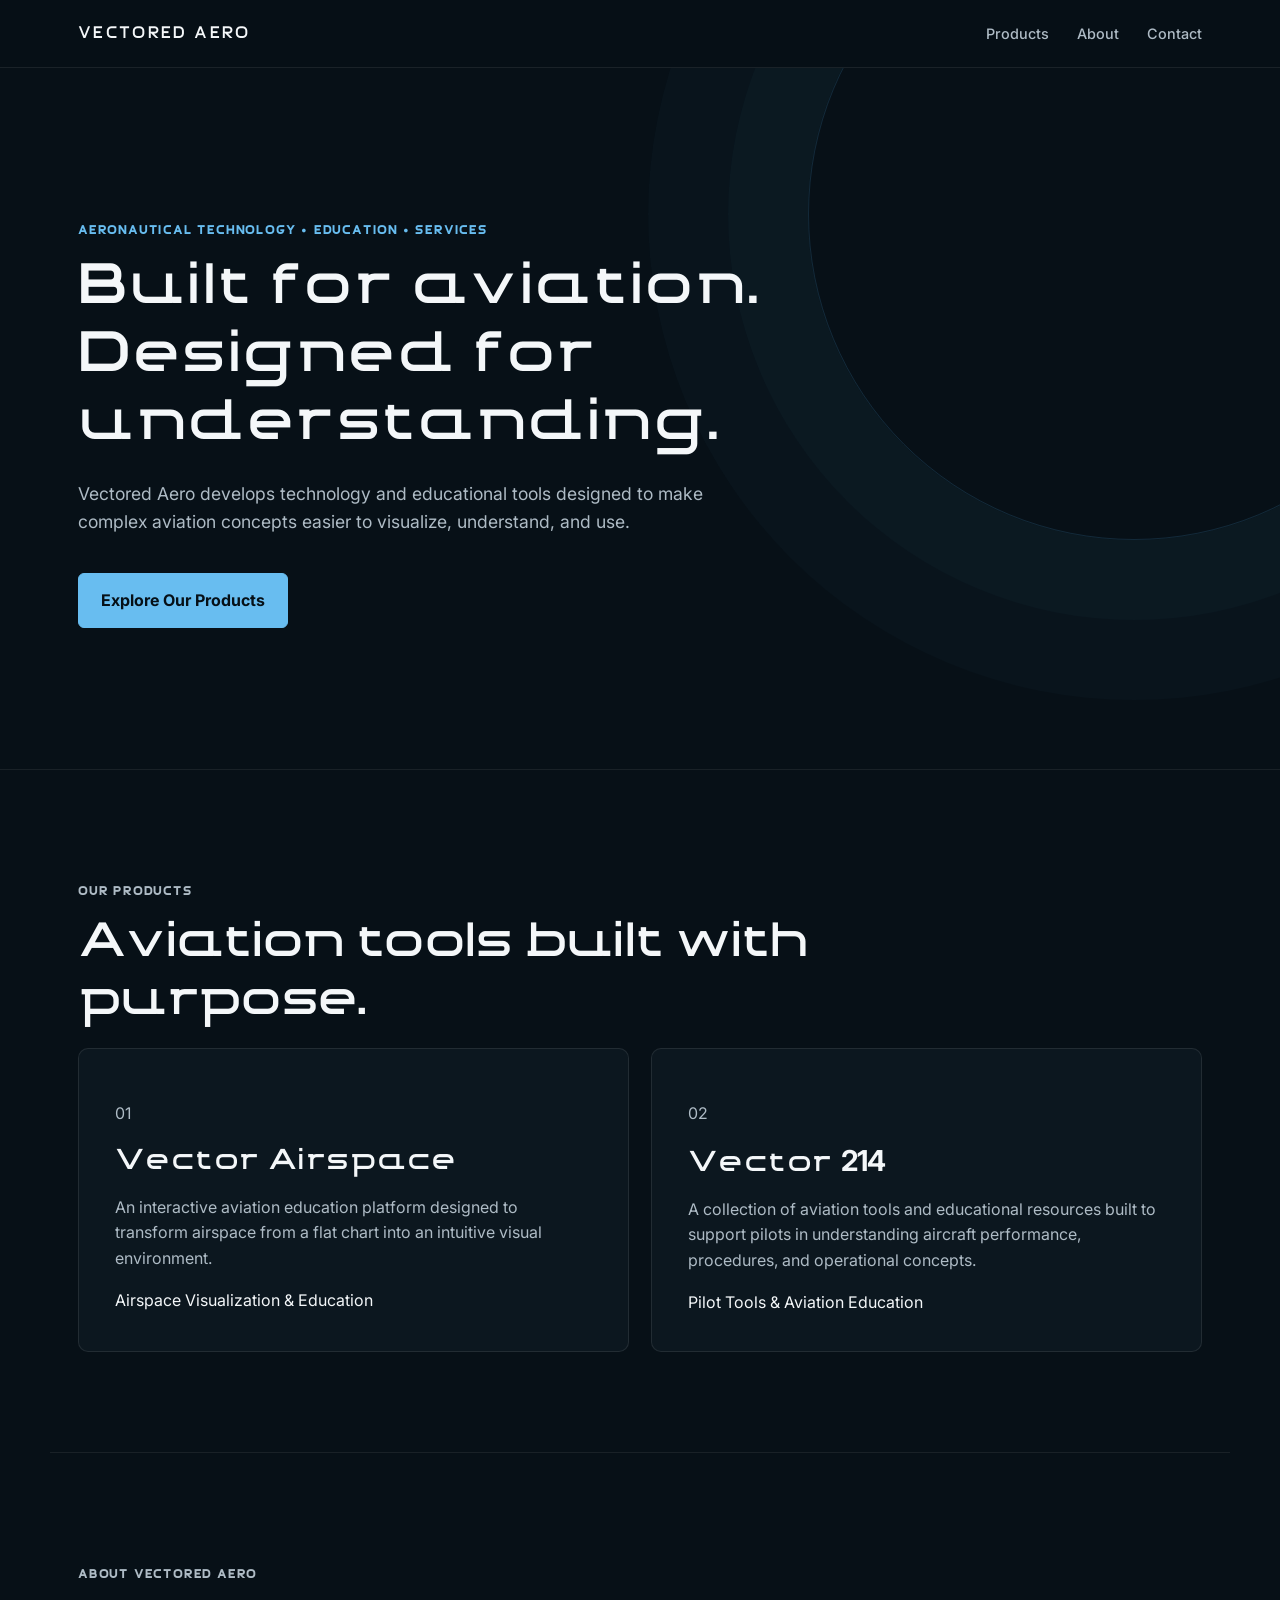
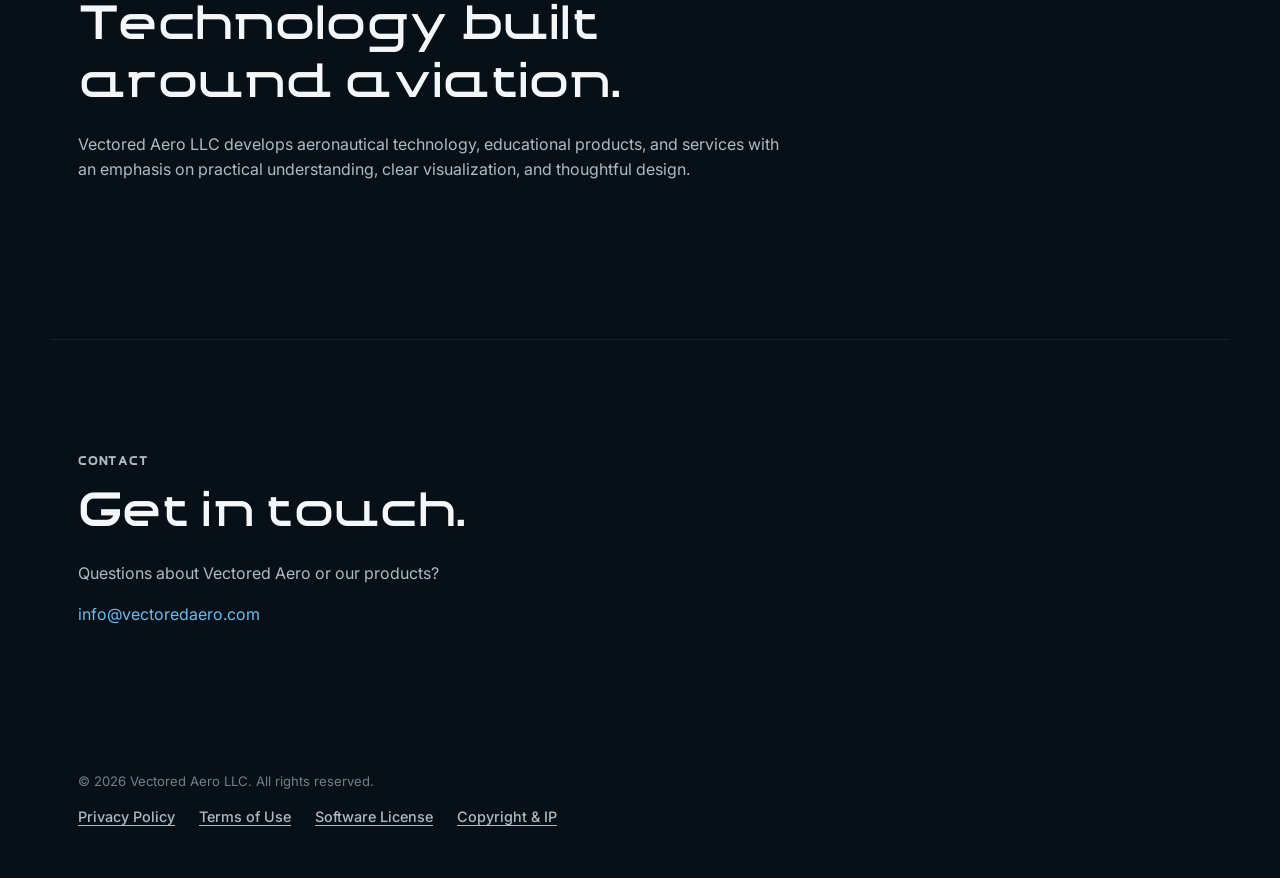
<file: index.html>
<!DOCTYPE html>
<html lang="en">
<head>
  <meta charset="UTF-8">
  <meta name="viewport" content="width=device-width, initial-scale=1.0">
  <meta name="description" content="Vectored Aero LLC — Aeronautical Technology, Education, and Services.">
  <title>Vectored Aero</title>
  <link rel="stylesheet" href="styles.css?v=20261111-2143">
</head>

<body>

  <header>
    <div class="nav">
      <a class="brand" href="/">VECTORED AERO</a>

      <nav>
        <a href="#products">Products</a>
        <a href="#about">About</a>
        <a href="#contact">Contact</a>
      </nav>
    </div>
  </header>

  <main>

    <section class="hero">
      <div class="hero-content">
        <p class="eyebrow">AERONAUTICAL TECHNOLOGY • EDUCATION • SERVICES</p>
        <h1 class="hero-title"><span>Built for aviation.</span><span>Designed for</span><span>understanding.</span></h1>
        <p class="hero-copy">
          Vectored Aero develops technology and educational tools
          designed to make complex aviation concepts easier to
          visualize, understand, and use.
        </p>

        <a class="button" href="#products">Explore Our Products</a>
      </div>
    </section>

    <section id="products" class="section">
      <p class="section-label">OUR PRODUCTS</p>
      <h2>Aviation tools built with purpose.</h2>

      <div class="product-grid">

        <article class="product-card">
          <p class="product-number">01</p>
          <h3>Vector Airspace</h3>
          <p>
            An interactive aviation education platform designed to
            transform airspace from a flat chart into an intuitive
            visual environment.
          </p>
          <span>Airspace Visualization & Education</span>
        </article>

        <article class="product-card">
          <p class="product-number">02</p>
          <h3>Vector <span class="clear-numerals">214</span></h3>
          <p>
            A collection of aviation tools and educational resources
            built to support pilots in understanding aircraft
            performance, procedures, and operational concepts.
          </p>
          <span>Pilot Tools & Aviation Education</span>
        </article>

      </div>
    </section>

    <section id="about" class="section about">
      <p class="section-label">ABOUT VECTORED AERO</p>
      <h2>Technology built around aviation.</h2>

      <p>
        Vectored Aero LLC develops aeronautical technology,
        educational products, and services with an emphasis on
        practical understanding, clear visualization, and thoughtful
        design.
      </p>
    </section>

    <section id="contact" class="section contact">
      <p class="section-label">CONTACT</p>
      <h2>Get in touch.</h2>

      <p>
        Questions about Vectored Aero or our products?
      </p>

      <a href="mailto:info@vectoredaero.com">
        info@vectoredaero.com
      </a>
    </section>

  </main>

  <footer>
    <p>© 2026 Vectored Aero LLC. All rights reserved.</p>
    <nav class="footer-links" aria-label="Legal links"><a href="/privacy/">Privacy Policy</a><a href="/terms/">Terms of Use</a><a href="/license/">Software License</a><a href="/copyright/">Copyright &amp; IP</a></nav>
  </footer>

</body>
</html>
</file>
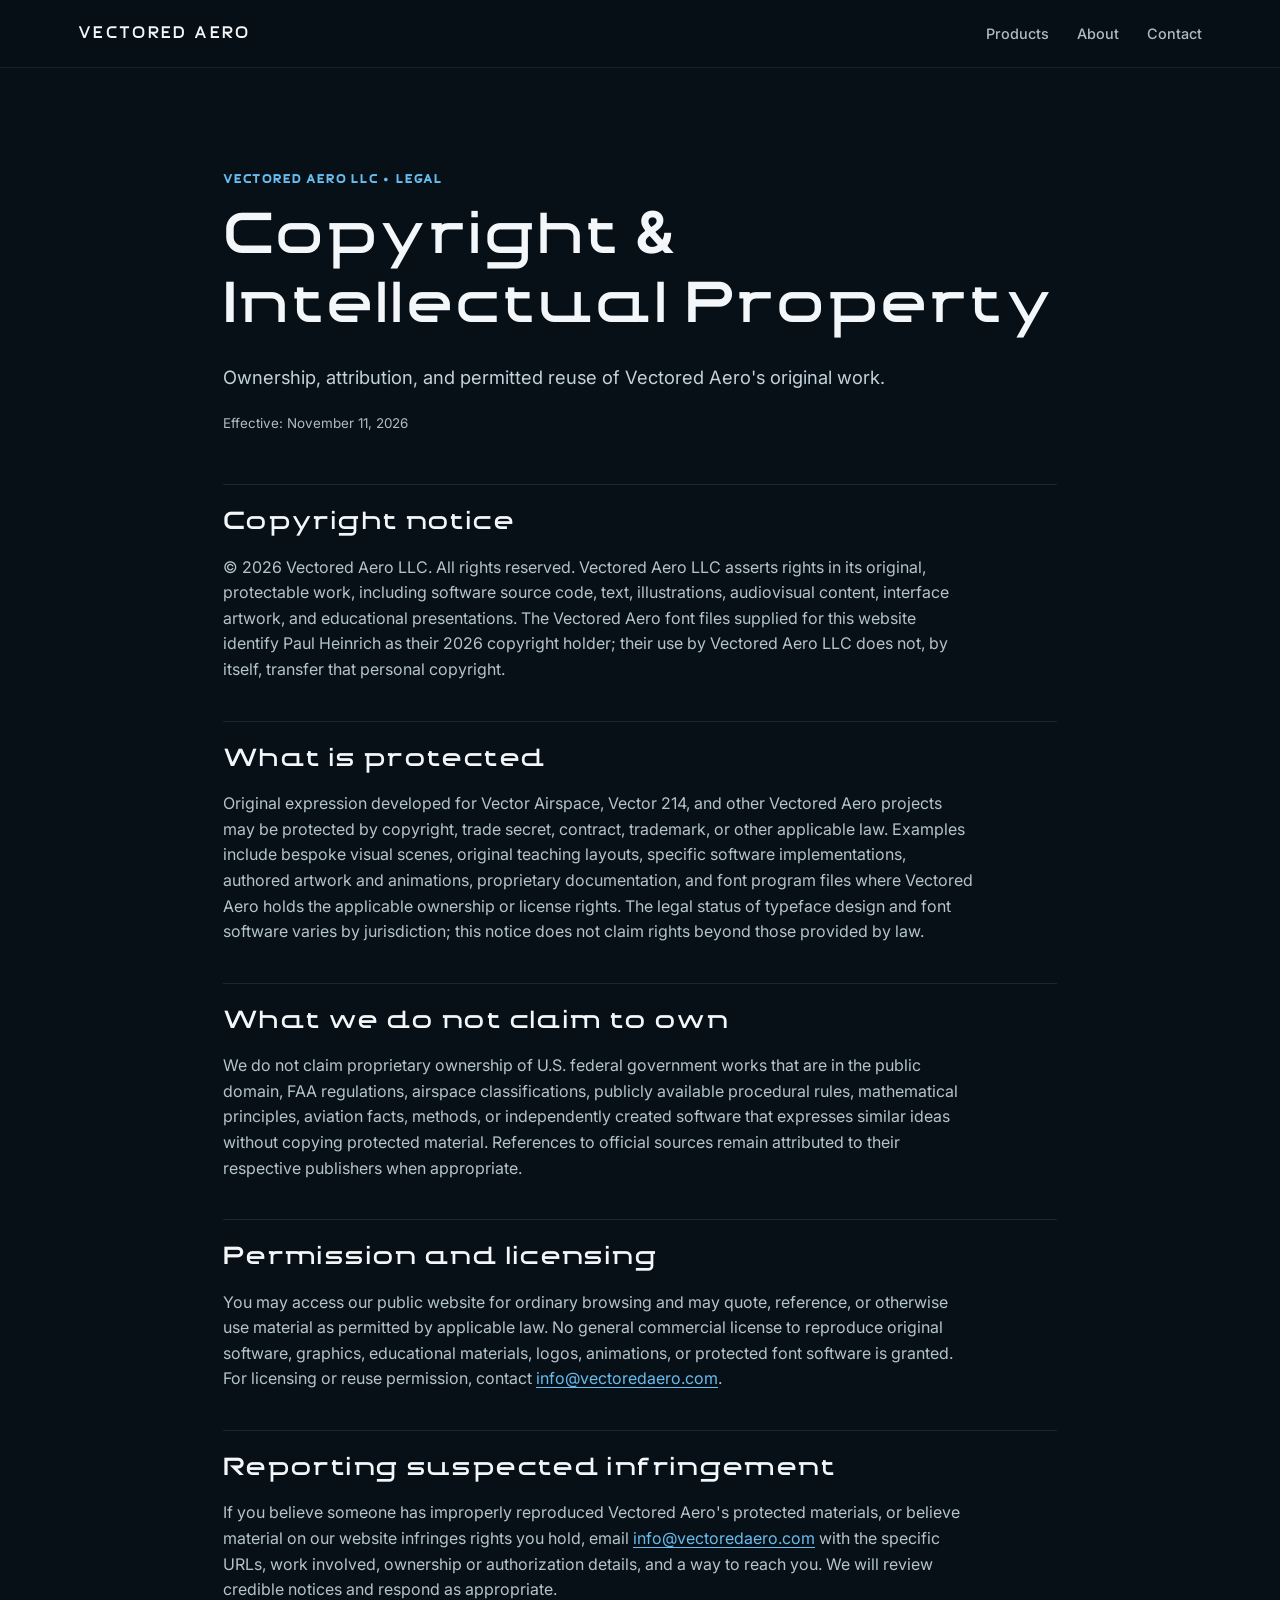
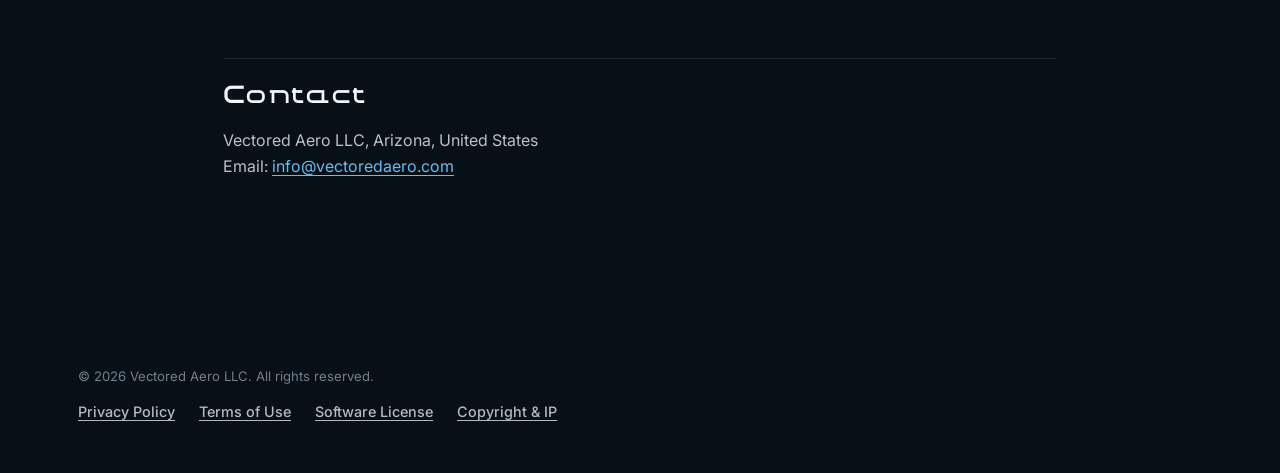
<file: copyright/index.html>
<!DOCTYPE html>
<html lang="en">
<head>
  <meta charset="UTF-8">
  <meta name="viewport" content="width=device-width, initial-scale=1">
  <meta name="description" content="Copyright & Intellectual Property for Vectored Aero LLC.">
  <title>Copyright & Intellectual Property | Vectored Aero</title>
  <link rel="stylesheet" href="../styles.css?v=20261111-2143">
</head>
<body>
  <header><div class="nav"><a class="brand" href="/">VECTORED AERO</a><nav aria-label="Main navigation"><a href="/#products">Products</a><a href="/#about">About</a><a href="/#contact">Contact</a></nav></div></header>
  <main class="legal-main"><article class="legal-content">
    <p class="eyebrow">VECTORED AERO LLC • LEGAL</p>
    <h1>Copyright & Intellectual Property</h1>
    <p class="legal-lead">Ownership, attribution, and permitted reuse of Vectored Aero's original work.</p>
    <p class="legal-date">Effective: November 11, 2026</p>
    <section><h2>Copyright notice</h2><p>© 2026 Vectored Aero LLC. All rights reserved. Vectored Aero LLC asserts rights in its original, protectable work, including software source code, text, illustrations, audiovisual content, interface artwork, and educational presentations. The Vectored Aero font files supplied for this website identify Paul Heinrich as their 2026 copyright holder; their use by Vectored Aero LLC does not, by itself, transfer that personal copyright.</p></section>
<section><h2>What is protected</h2><p>Original expression developed for Vector Airspace, Vector 214, and other Vectored Aero projects may be protected by copyright, trade secret, contract, trademark, or other applicable law. Examples include bespoke visual scenes, original teaching layouts, specific software implementations, authored artwork and animations, proprietary documentation, and font program files where Vectored Aero holds the applicable ownership or license rights. The legal status of typeface design and font software varies by jurisdiction; this notice does not claim rights beyond those provided by law.</p></section>
<section><h2>What we do not claim to own</h2><p>We do not claim proprietary ownership of U.S. federal government works that are in the public domain, FAA regulations, airspace classifications, publicly available procedural rules, mathematical principles, aviation facts, methods, or independently created software that expresses similar ideas without copying protected material. References to official sources remain attributed to their respective publishers when appropriate.</p></section>
<section><h2>Permission and licensing</h2><p>You may access our public website for ordinary browsing and may quote, reference, or otherwise use material as permitted by applicable law. No general commercial license to reproduce original software, graphics, educational materials, logos, animations, or protected font software is granted. For licensing or reuse permission, contact <a href="mailto:info@vectoredaero.com">info@vectoredaero.com</a>.</p></section>
<section><h2>Reporting suspected infringement</h2><p>If you believe someone has improperly reproduced Vectored Aero's protected materials, or believe material on our website infringes rights you hold, email <a href="mailto:info@vectoredaero.com">info@vectoredaero.com</a> with the specific URLs, work involved, ownership or authorization details, and a way to reach you. We will review credible notices and respond as appropriate.</p></section>
    <section class="legal-contact"><h2>Contact</h2><p>Vectored Aero LLC, Arizona, United States<br>Email: <a href="mailto:info@vectoredaero.com">info@vectoredaero.com</a></p></section>
  </article></main>
  <footer><p>© 2026 Vectored Aero LLC. All rights reserved.</p><nav class="footer-links" aria-label="Legal links"><a href="/privacy/">Privacy Policy</a><a href="/terms/">Terms of Use</a><a href="/license/">Software License</a><a href="/copyright/">Copyright &amp; IP</a></nav></footer>
</body>
</html>
</file>
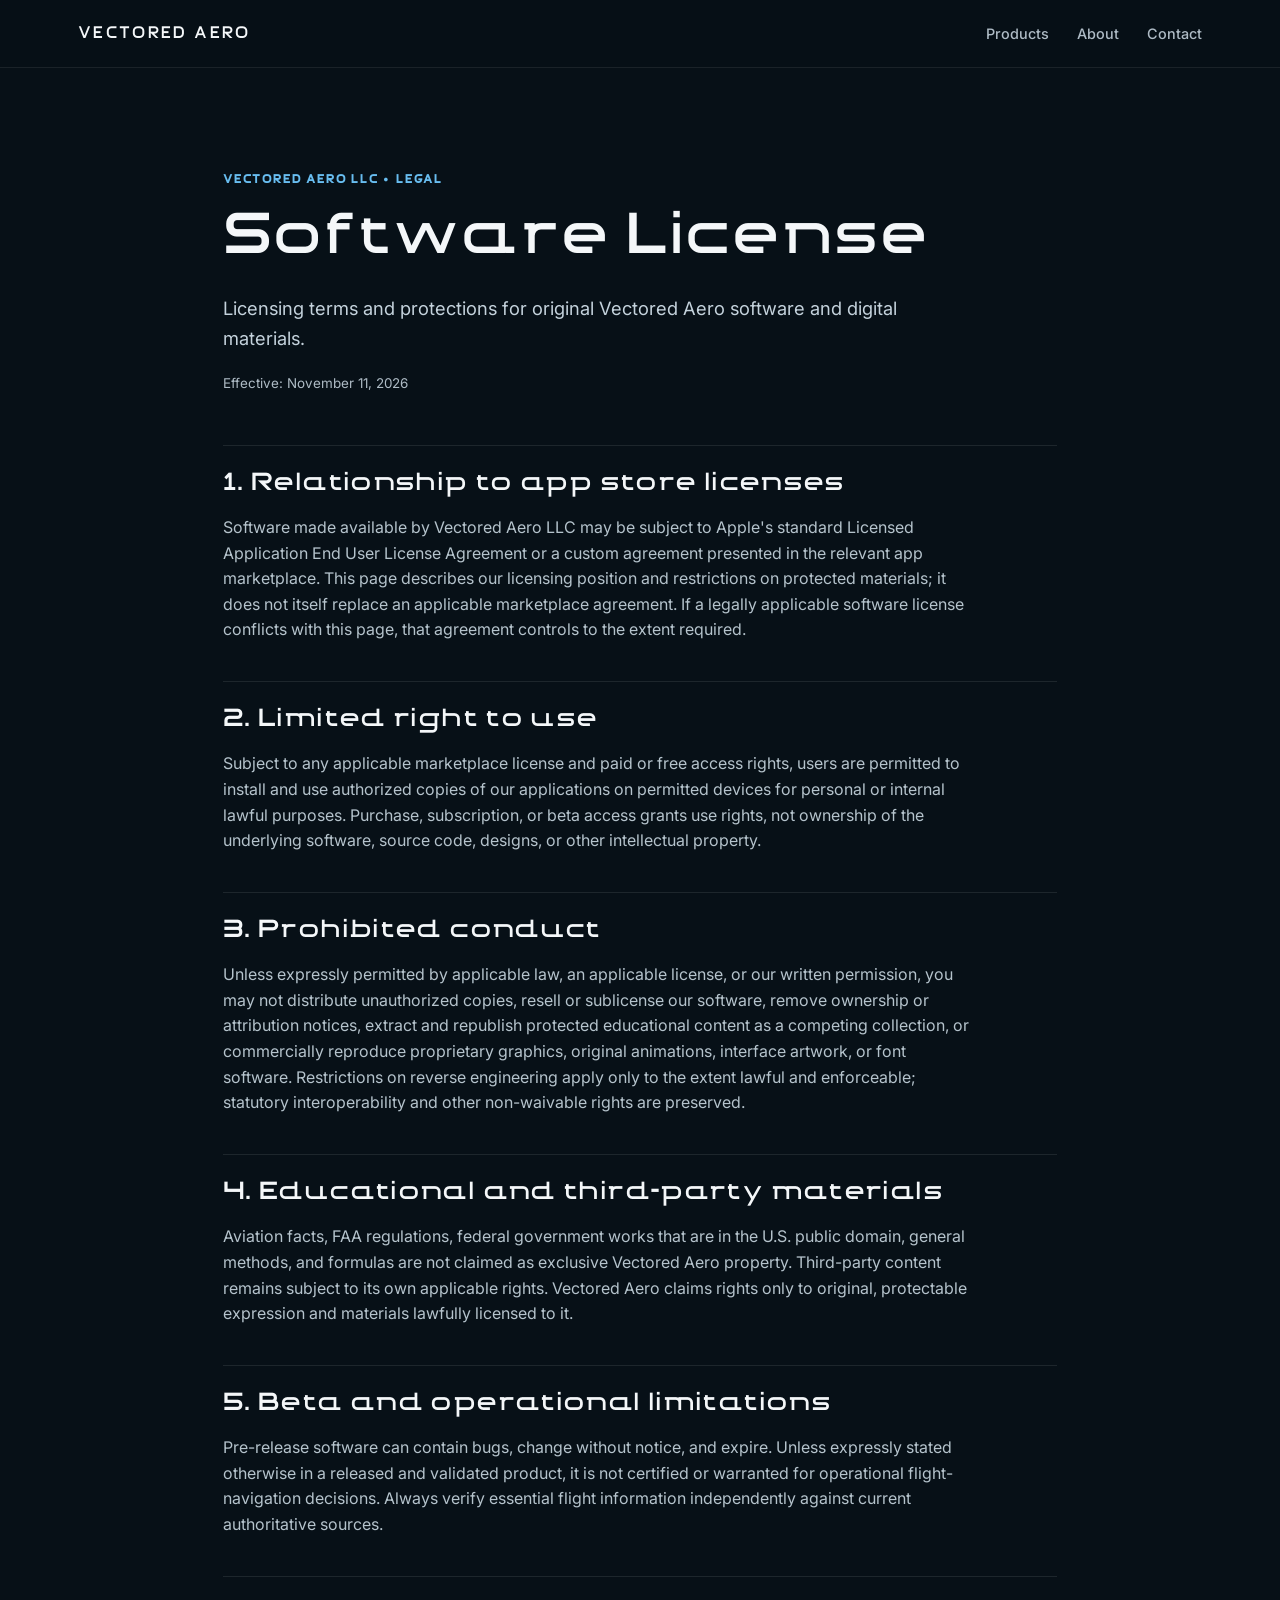
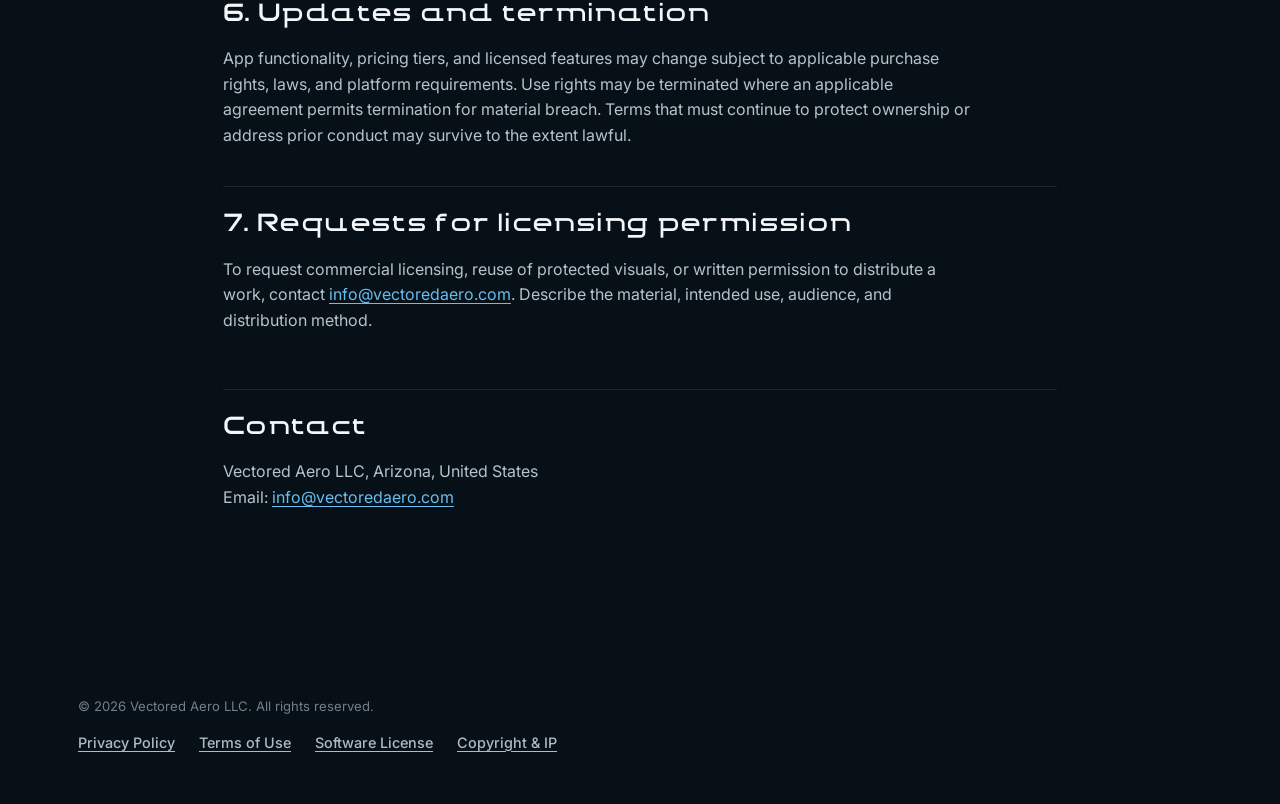
<file: license/index.html>
<!DOCTYPE html>
<html lang="en">
<head>
  <meta charset="UTF-8">
  <meta name="viewport" content="width=device-width, initial-scale=1">
  <meta name="description" content="Software License for Vectored Aero LLC.">
  <title>Software License | Vectored Aero</title>
  <link rel="stylesheet" href="../styles.css?v=20261111-2143">
</head>
<body>
  <header><div class="nav"><a class="brand" href="/">VECTORED AERO</a><nav aria-label="Main navigation"><a href="/#products">Products</a><a href="/#about">About</a><a href="/#contact">Contact</a></nav></div></header>
  <main class="legal-main"><article class="legal-content">
    <p class="eyebrow">VECTORED AERO LLC • LEGAL</p>
    <h1>Software License</h1>
    <p class="legal-lead">Licensing terms and protections for original Vectored Aero software and digital materials.</p>
    <p class="legal-date">Effective: November 11, 2026</p>
    <section><h2>1. Relationship to app store licenses</h2><p>Software made available by Vectored Aero LLC may be subject to Apple's standard Licensed Application End User License Agreement or a custom agreement presented in the relevant app marketplace. This page describes our licensing position and restrictions on protected materials; it does not itself replace an applicable marketplace agreement. If a legally applicable software license conflicts with this page, that agreement controls to the extent required.</p></section>
<section><h2>2. Limited right to use</h2><p>Subject to any applicable marketplace license and paid or free access rights, users are permitted to install and use authorized copies of our applications on permitted devices for personal or internal lawful purposes. Purchase, subscription, or beta access grants use rights, not ownership of the underlying software, source code, designs, or other intellectual property.</p></section>
<section><h2>3. Prohibited conduct</h2><p>Unless expressly permitted by applicable law, an applicable license, or our written permission, you may not distribute unauthorized copies, resell or sublicense our software, remove ownership or attribution notices, extract and republish protected educational content as a competing collection, or commercially reproduce proprietary graphics, original animations, interface artwork, or font software. Restrictions on reverse engineering apply only to the extent lawful and enforceable; statutory interoperability and other non-waivable rights are preserved.</p></section>
<section><h2>4. Educational and third-party materials</h2><p>Aviation facts, FAA regulations, federal government works that are in the U.S. public domain, general methods, and formulas are not claimed as exclusive Vectored Aero property. Third-party content remains subject to its own applicable rights. Vectored Aero claims rights only to original, protectable expression and materials lawfully licensed to it.</p></section>
<section><h2>5. Beta and operational limitations</h2><p>Pre-release software can contain bugs, change without notice, and expire. Unless expressly stated otherwise in a released and validated product, it is not certified or warranted for operational flight-navigation decisions. Always verify essential flight information independently against current authoritative sources.</p></section>
<section><h2>6. Updates and termination</h2><p>App functionality, pricing tiers, and licensed features may change subject to applicable purchase rights, laws, and platform requirements. Use rights may be terminated where an applicable agreement permits termination for material breach. Terms that must continue to protect ownership or address prior conduct may survive to the extent lawful.</p></section>
<section><h2>7. Requests for licensing permission</h2><p>To request commercial licensing, reuse of protected visuals, or written permission to distribute a work, contact <a href="mailto:info@vectoredaero.com">info@vectoredaero.com</a>. Describe the material, intended use, audience, and distribution method.</p></section>
    <section class="legal-contact"><h2>Contact</h2><p>Vectored Aero LLC, Arizona, United States<br>Email: <a href="mailto:info@vectoredaero.com">info@vectoredaero.com</a></p></section>
  </article></main>
  <footer><p>© 2026 Vectored Aero LLC. All rights reserved.</p><nav class="footer-links" aria-label="Legal links"><a href="/privacy/">Privacy Policy</a><a href="/terms/">Terms of Use</a><a href="/license/">Software License</a><a href="/copyright/">Copyright &amp; IP</a></nav></footer>
</body>
</html>
</file>
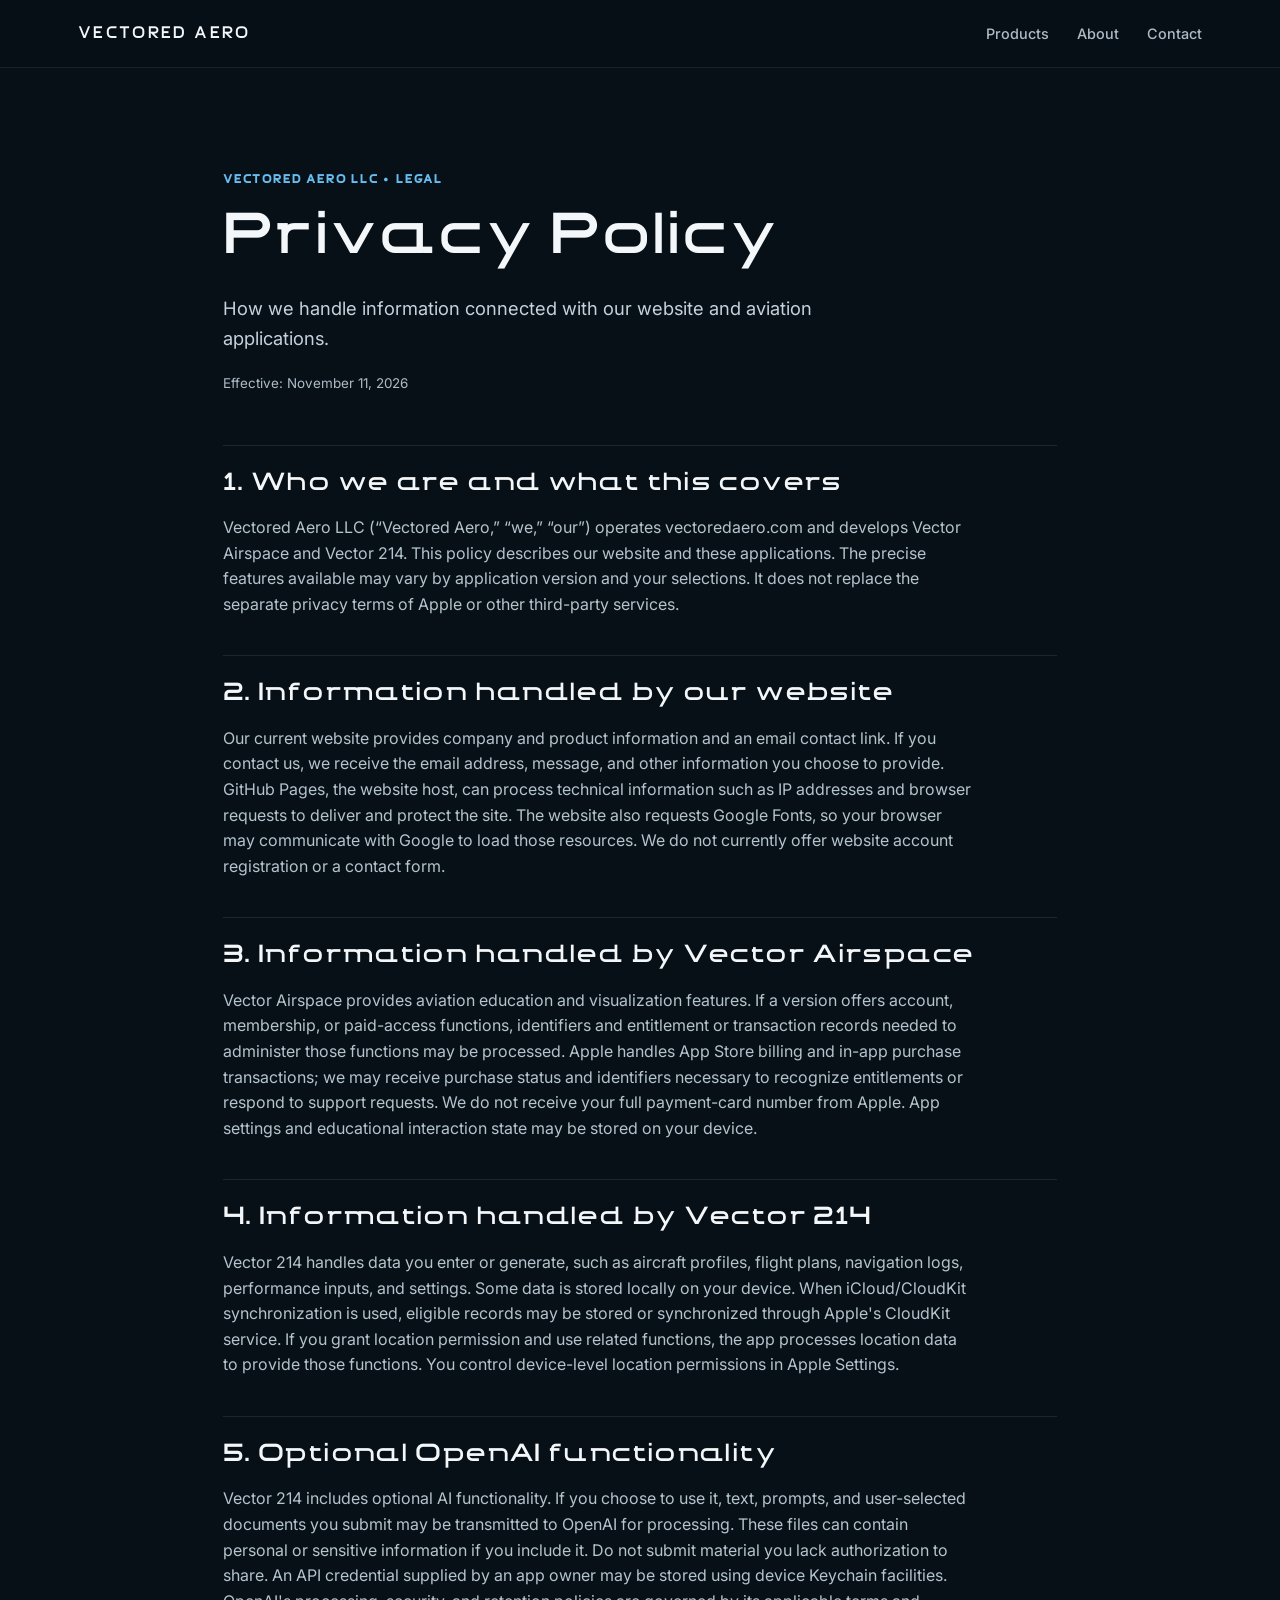
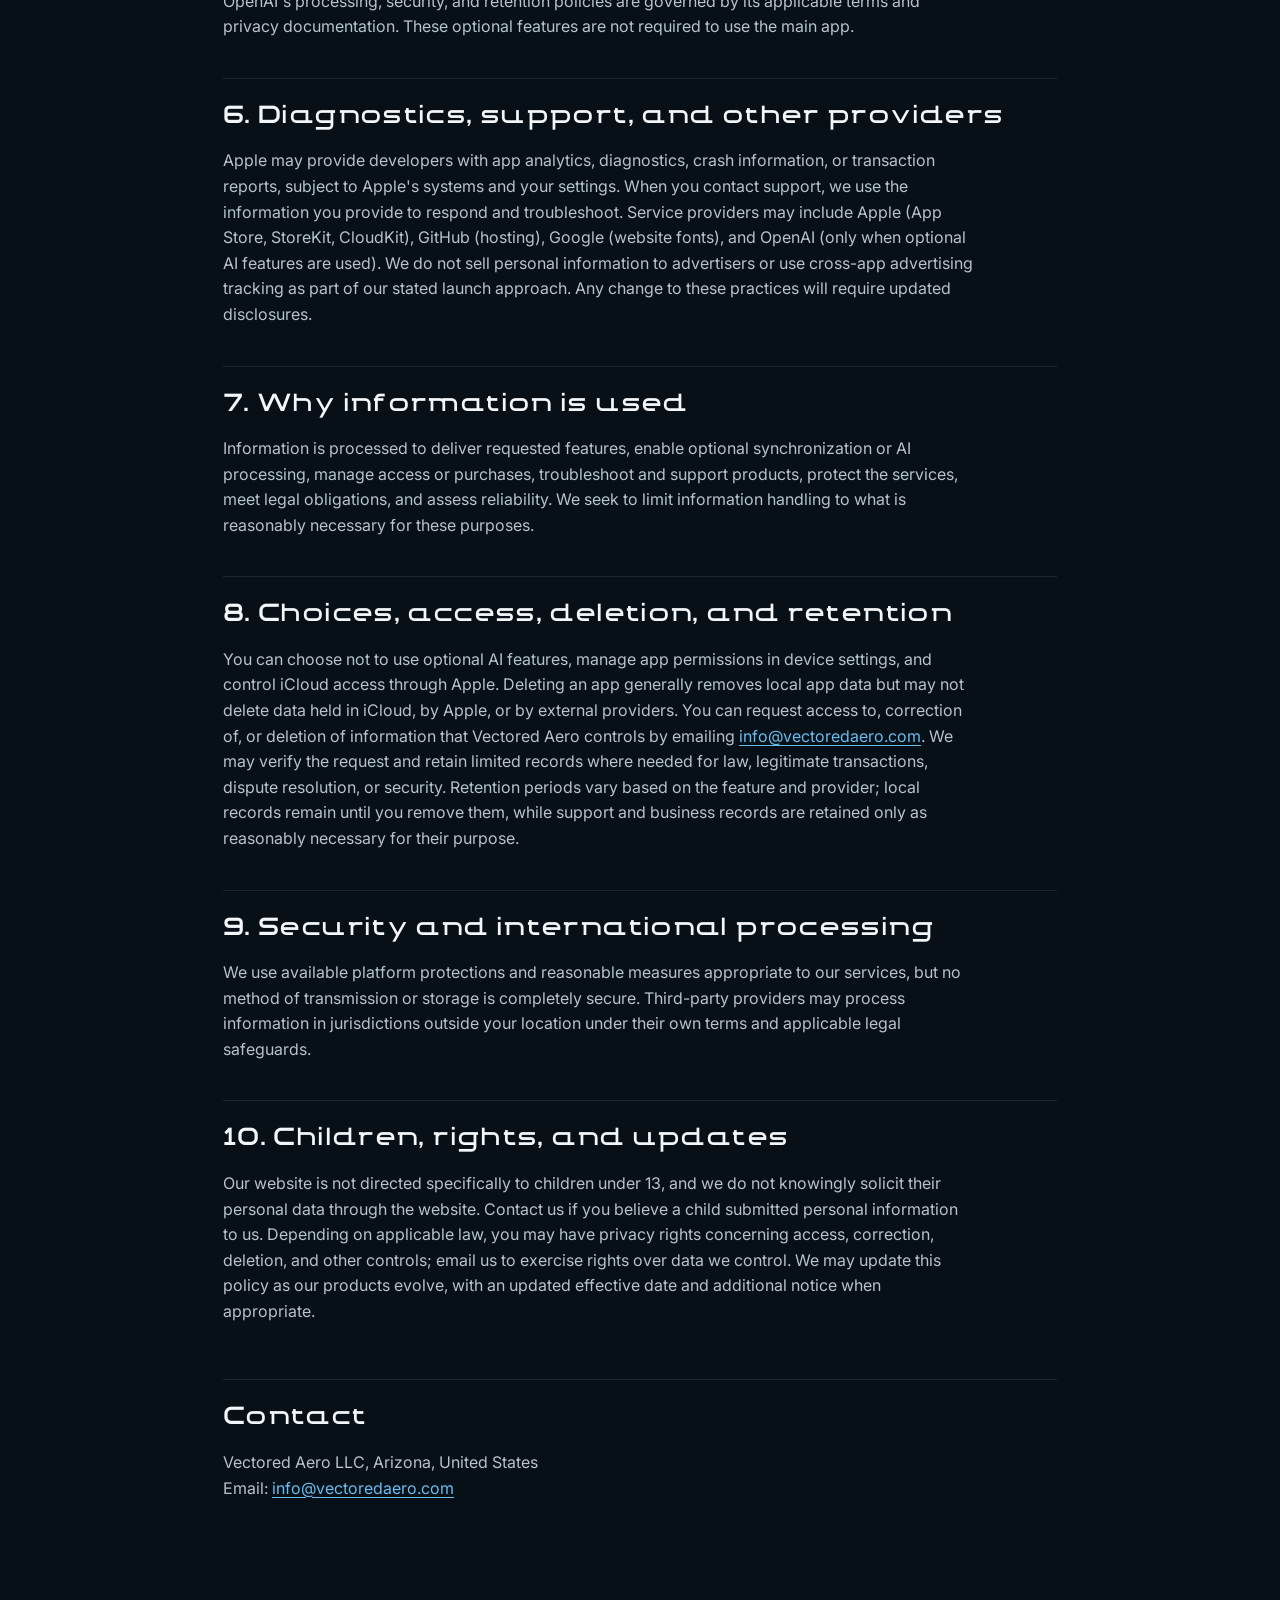
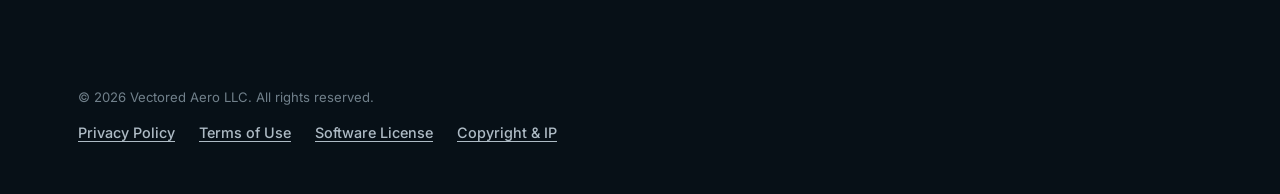
<file: privacy/index.html>
<!DOCTYPE html>
<html lang="en">
<head>
  <meta charset="UTF-8">
  <meta name="viewport" content="width=device-width, initial-scale=1">
  <meta name="description" content="Privacy Policy for Vectored Aero LLC.">
  <title>Privacy Policy | Vectored Aero</title>
  <link rel="stylesheet" href="../styles.css?v=20261111-2143">
</head>
<body>
  <header><div class="nav"><a class="brand" href="/">VECTORED AERO</a><nav aria-label="Main navigation"><a href="/#products">Products</a><a href="/#about">About</a><a href="/#contact">Contact</a></nav></div></header>
  <main class="legal-main"><article class="legal-content">
    <p class="eyebrow">VECTORED AERO LLC • LEGAL</p>
    <h1>Privacy Policy</h1>
    <p class="legal-lead">How we handle information connected with our website and aviation applications.</p>
    <p class="legal-date">Effective: November 11, 2026</p>
    <section><h2>1. Who we are and what this covers</h2><p>Vectored Aero LLC (“Vectored Aero,” “we,” “our”) operates vectoredaero.com and develops Vector Airspace and Vector 214. This policy describes our website and these applications. The precise features available may vary by application version and your selections. It does not replace the separate privacy terms of Apple or other third-party services.</p></section>
<section><h2>2. Information handled by our website</h2><p>Our current website provides company and product information and an email contact link. If you contact us, we receive the email address, message, and other information you choose to provide. GitHub Pages, the website host, can process technical information such as IP addresses and browser requests to deliver and protect the site. The website also requests Google Fonts, so your browser may communicate with Google to load those resources. We do not currently offer website account registration or a contact form.</p></section>
<section><h2>3. Information handled by Vector Airspace</h2><p>Vector Airspace provides aviation education and visualization features. If a version offers account, membership, or paid-access functions, identifiers and entitlement or transaction records needed to administer those functions may be processed. Apple handles App Store billing and in-app purchase transactions; we may receive purchase status and identifiers necessary to recognize entitlements or respond to support requests. We do not receive your full payment-card number from Apple. App settings and educational interaction state may be stored on your device.</p></section>
<section><h2>4. Information handled by Vector 214</h2><p>Vector 214 handles data you enter or generate, such as aircraft profiles, flight plans, navigation logs, performance inputs, and settings. Some data is stored locally on your device. When iCloud/CloudKit synchronization is used, eligible records may be stored or synchronized through Apple's CloudKit service. If you grant location permission and use related functions, the app processes location data to provide those functions. You control device-level location permissions in Apple Settings.</p></section>
<section><h2>5. Optional OpenAI functionality</h2><p>Vector 214 includes optional AI functionality. If you choose to use it, text, prompts, and user-selected documents you submit may be transmitted to OpenAI for processing. These files can contain personal or sensitive information if you include it. Do not submit material you lack authorization to share. An API credential supplied by an app owner may be stored using device Keychain facilities. OpenAI's processing, security, and retention policies are governed by its applicable terms and privacy documentation. These optional features are not required to use the main app.</p></section>
<section><h2>6. Diagnostics, support, and other providers</h2><p>Apple may provide developers with app analytics, diagnostics, crash information, or transaction reports, subject to Apple's systems and your settings. When you contact support, we use the information you provide to respond and troubleshoot. Service providers may include Apple (App Store, StoreKit, CloudKit), GitHub (hosting), Google (website fonts), and OpenAI (only when optional AI features are used). We do not sell personal information to advertisers or use cross-app advertising tracking as part of our stated launch approach. Any change to these practices will require updated disclosures.</p></section>
<section><h2>7. Why information is used</h2><p>Information is processed to deliver requested features, enable optional synchronization or AI processing, manage access or purchases, troubleshoot and support products, protect the services, meet legal obligations, and assess reliability. We seek to limit information handling to what is reasonably necessary for these purposes.</p></section>
<section><h2>8. Choices, access, deletion, and retention</h2><p>You can choose not to use optional AI features, manage app permissions in device settings, and control iCloud access through Apple. Deleting an app generally removes local app data but may not delete data held in iCloud, by Apple, or by external providers. You can request access to, correction of, or deletion of information that Vectored Aero controls by emailing <a href="mailto:info@vectoredaero.com">info@vectoredaero.com</a>. We may verify the request and retain limited records where needed for law, legitimate transactions, dispute resolution, or security. Retention periods vary based on the feature and provider; local records remain until you remove them, while support and business records are retained only as reasonably necessary for their purpose.</p></section>
<section><h2>9. Security and international processing</h2><p>We use available platform protections and reasonable measures appropriate to our services, but no method of transmission or storage is completely secure. Third-party providers may process information in jurisdictions outside your location under their own terms and applicable legal safeguards.</p></section>
<section><h2>10. Children, rights, and updates</h2><p>Our website is not directed specifically to children under 13, and we do not knowingly solicit their personal data through the website. Contact us if you believe a child submitted personal information to us. Depending on applicable law, you may have privacy rights concerning access, correction, deletion, and other controls; email us to exercise rights over data we control. We may update this policy as our products evolve, with an updated effective date and additional notice when appropriate.</p></section>
    <section class="legal-contact"><h2>Contact</h2><p>Vectored Aero LLC, Arizona, United States<br>Email: <a href="mailto:info@vectoredaero.com">info@vectoredaero.com</a></p></section>
  </article></main>
  <footer><p>© 2026 Vectored Aero LLC. All rights reserved.</p><nav class="footer-links" aria-label="Legal links"><a href="/privacy/">Privacy Policy</a><a href="/terms/">Terms of Use</a><a href="/license/">Software License</a><a href="/copyright/">Copyright &amp; IP</a></nav></footer>
</body>
</html>
</file>
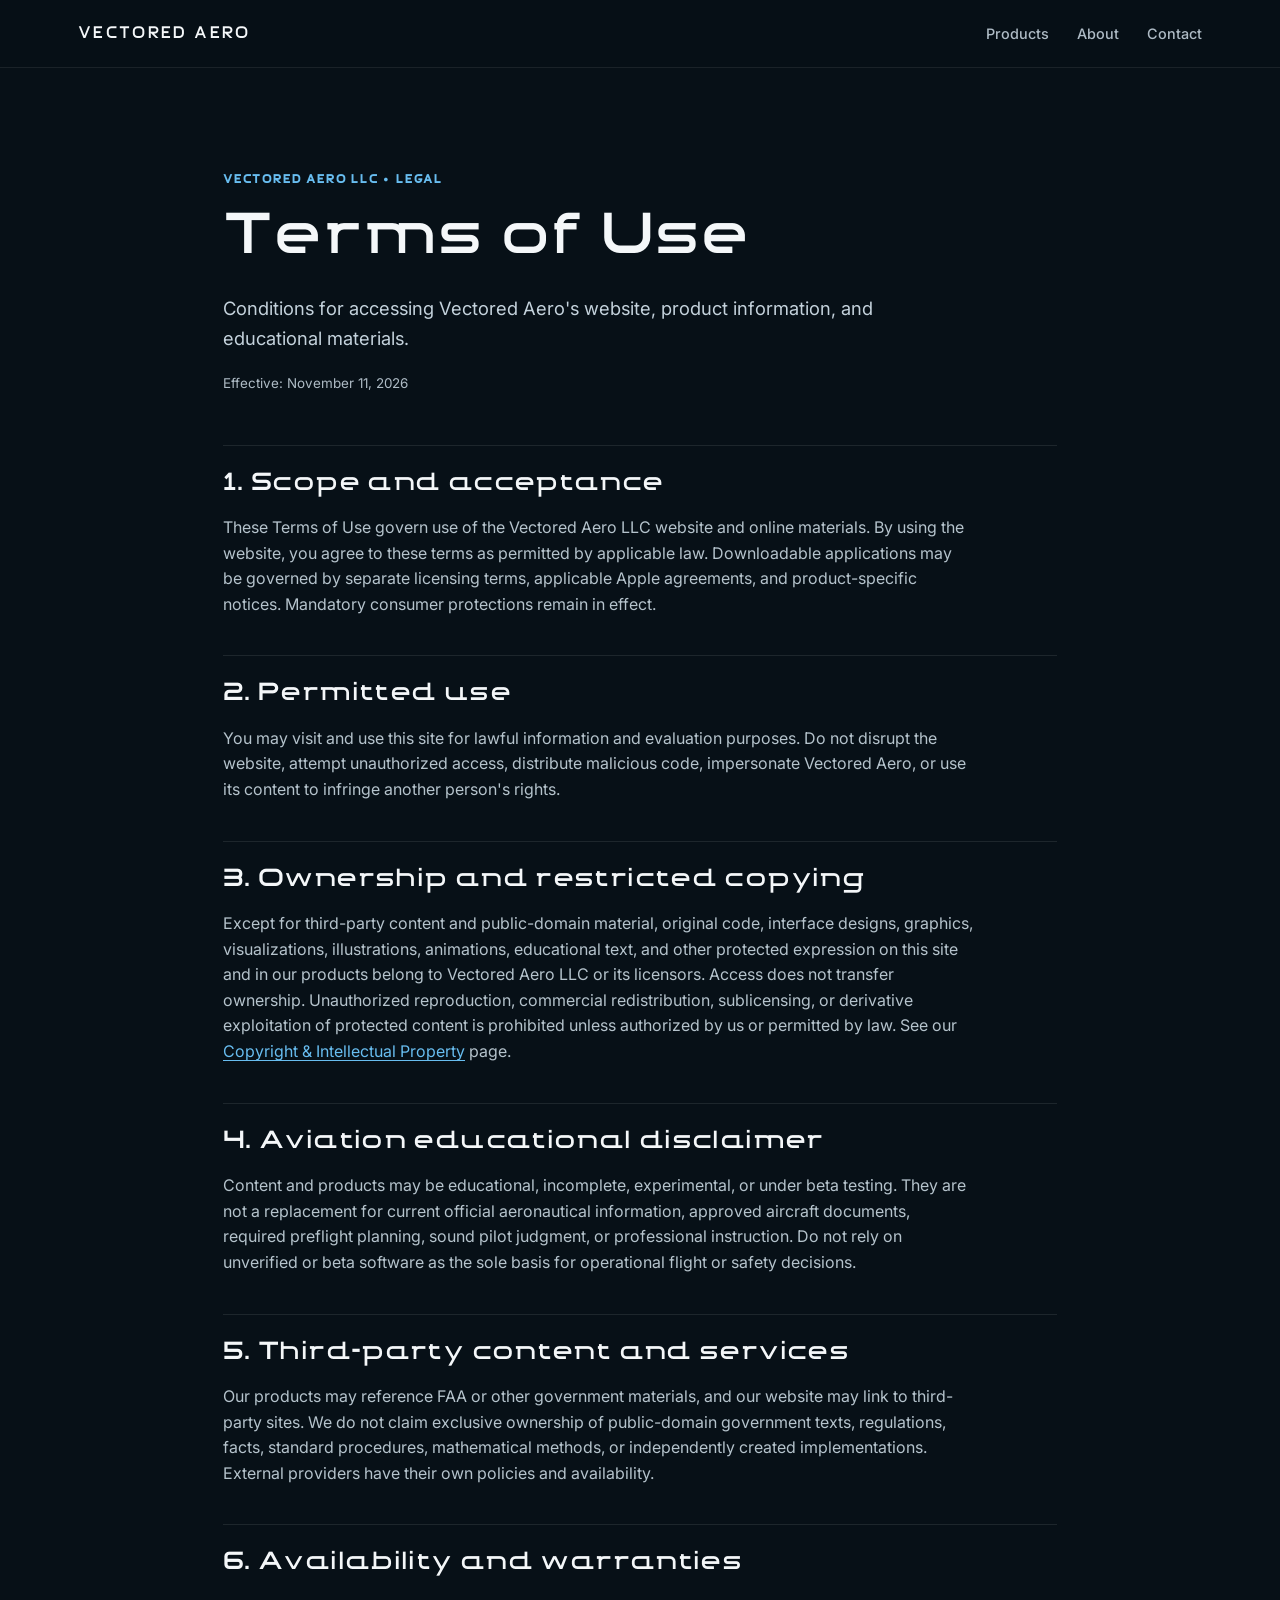
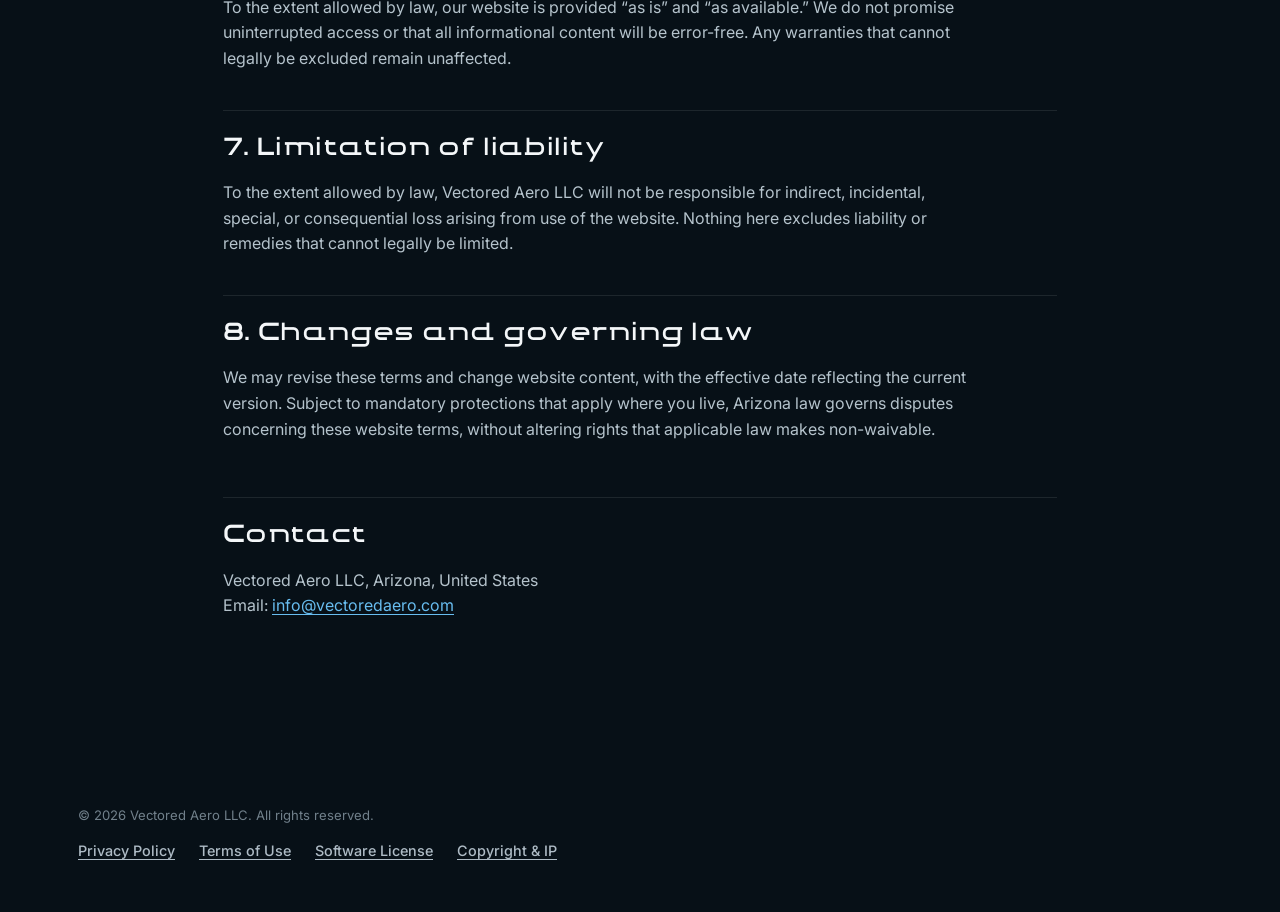
<file: terms/index.html>
<!DOCTYPE html>
<html lang="en">
<head>
  <meta charset="UTF-8">
  <meta name="viewport" content="width=device-width, initial-scale=1">
  <meta name="description" content="Terms of Use for Vectored Aero LLC.">
  <title>Terms of Use | Vectored Aero</title>
  <link rel="stylesheet" href="../styles.css?v=20261111-2143">
</head>
<body>
  <header><div class="nav"><a class="brand" href="/">VECTORED AERO</a><nav aria-label="Main navigation"><a href="/#products">Products</a><a href="/#about">About</a><a href="/#contact">Contact</a></nav></div></header>
  <main class="legal-main"><article class="legal-content">
    <p class="eyebrow">VECTORED AERO LLC • LEGAL</p>
    <h1>Terms of Use</h1>
    <p class="legal-lead">Conditions for accessing Vectored Aero's website, product information, and educational materials.</p>
    <p class="legal-date">Effective: November 11, 2026</p>
    <section><h2>1. Scope and acceptance</h2><p>These Terms of Use govern use of the Vectored Aero LLC website and online materials. By using the website, you agree to these terms as permitted by applicable law. Downloadable applications may be governed by separate licensing terms, applicable Apple agreements, and product-specific notices. Mandatory consumer protections remain in effect.</p></section>
<section><h2>2. Permitted use</h2><p>You may visit and use this site for lawful information and evaluation purposes. Do not disrupt the website, attempt unauthorized access, distribute malicious code, impersonate Vectored Aero, or use its content to infringe another person's rights.</p></section>
<section><h2>3. Ownership and restricted copying</h2><p>Except for third-party content and public-domain material, original code, interface designs, graphics, visualizations, illustrations, animations, educational text, and other protected expression on this site and in our products belong to Vectored Aero LLC or its licensors. Access does not transfer ownership. Unauthorized reproduction, commercial redistribution, sublicensing, or derivative exploitation of protected content is prohibited unless authorized by us or permitted by law. See our <a href="/copyright/">Copyright &amp; Intellectual Property</a> page.</p></section>
<section><h2>4. Aviation educational disclaimer</h2><p>Content and products may be educational, incomplete, experimental, or under beta testing. They are not a replacement for current official aeronautical information, approved aircraft documents, required preflight planning, sound pilot judgment, or professional instruction. Do not rely on unverified or beta software as the sole basis for operational flight or safety decisions.</p></section>
<section><h2>5. Third-party content and services</h2><p>Our products may reference FAA or other government materials, and our website may link to third-party sites. We do not claim exclusive ownership of public-domain government texts, regulations, facts, standard procedures, mathematical methods, or independently created implementations. External providers have their own policies and availability.</p></section>
<section><h2>6. Availability and warranties</h2><p>To the extent allowed by law, our website is provided “as is” and “as available.” We do not promise uninterrupted access or that all informational content will be error-free. Any warranties that cannot legally be excluded remain unaffected.</p></section>
<section><h2>7. Limitation of liability</h2><p>To the extent allowed by law, Vectored Aero LLC will not be responsible for indirect, incidental, special, or consequential loss arising from use of the website. Nothing here excludes liability or remedies that cannot legally be limited.</p></section>
<section><h2>8. Changes and governing law</h2><p>We may revise these terms and change website content, with the effective date reflecting the current version. Subject to mandatory protections that apply where you live, Arizona law governs disputes concerning these website terms, without altering rights that applicable law makes non-waivable.</p></section>
    <section class="legal-contact"><h2>Contact</h2><p>Vectored Aero LLC, Arizona, United States<br>Email: <a href="mailto:info@vectoredaero.com">info@vectoredaero.com</a></p></section>
  </article></main>
  <footer><p>© 2026 Vectored Aero LLC. All rights reserved.</p><nav class="footer-links" aria-label="Legal links"><a href="/privacy/">Privacy Policy</a><a href="/terms/">Terms of Use</a><a href="/license/">Software License</a><a href="/copyright/">Copyright &amp; IP</a></nav></footer>
</body>
</html>
</file>
<file: styles.css>
@import url('https://fonts.googleapis.com/css2?family=Inter:wght@400;500;600;700&display=swap');

@font-face {
  font-family: 'Vectored Aero Wide';
  src: url('/fonts/VectoredAeroWide-Bold.otf?v=2') format('opentype');
  font-style: normal;
  font-weight: 700;
  font-display: swap;
}
@font-face {
  font-family: 'Vectored Aero';
  src: url('/fonts/VectoredAero-Regular.otf?v=2') format('opentype');
  font-style: normal;
  font-weight: 400;
  font-display: swap;
}

* {
  box-sizing: border-box;
}

html {
  scroll-behavior: smooth;
}

body {
  margin: 0;
  background: #071017;
  color: #f4f7f9;
  font-family: "Inter", sans-serif;
  line-height: 1.6;
}

a {
  color: inherit;
  text-decoration: none;
}

header {
  position: sticky;
  top: 0;
  z-index: 100;
  background: rgba(7, 16, 23, 0.92);
  border-bottom: 1px solid rgba(255, 255, 255, 0.08);
  backdrop-filter: blur(14px);
}

.nav {
  max-width: 1180px;
  margin: 0 auto;
  padding: 20px 28px;
  display: flex;
  align-items: center;
  justify-content: space-between;
}

.brand {
  font-family: "Vectored Aero", "Inter", sans-serif;
  font-size: 1.05rem;
  font-weight: 400;
  letter-spacing: 0.08em;
}

nav {
  display: flex;
  gap: 28px;
}

nav a {
  color: #aebbc5;
  font-size: 0.9rem;
  font-weight: 500;
  transition: color 0.2s ease;
}

nav a:hover {
  color: #ffffff;
}

main {
  overflow: hidden;
}

.hero {
  min-height: 78vh;
  display: flex;
  align-items: center;
  position: relative;
  border-bottom: 1px solid rgba(255, 255, 255, 0.07);
}

.hero::after {
  content: "";
  position: absolute;
  width: 650px;
  height: 650px;
  right: -180px;
  top: -180px;
  border: 1px solid rgba(91, 188, 255, 0.15);
  border-radius: 50%;
  box-shadow:
    0 0 0 80px rgba(91, 188, 255, 0.025),
    0 0 0 160px rgba(91, 188, 255, 0.018);
}

.hero-content {
  position: relative;
  z-index: 1;
  width: 100%;
  max-width: 1180px;
  margin: 0 auto;
  padding: 110px 28px;
}

.eyebrow,
.section-label {
  color: #68bdf0;
  font-size: 0.75rem;
  font-weight: 700;
  letter-spacing: 0.18em;
  text-transform: uppercase;
}

h1,
h2,
h3 {
  font-family: "Vectored Aero Wide", "Inter", sans-serif;
  font-weight: 400;
  margin-top: 0;
}

h1 {
  max-width: 850px;
  margin-bottom: 24px;
  font-size: clamp(3rem, 7vw, 6.5rem);
  line-height: 0.98;
  letter-spacing: -0.055em;
}

.hero-copy {
  max-width: 670px;
  margin-bottom: 36px;
  color: #aebbc5;
  font-size: 1.1rem;
}

.button {
  display: inline-block;
  padding: 14px 22px;
  border: 1px solid #68bdf0;
  border-radius: 6px;
  background: #68bdf0;
  color: #061017;
  font-weight: 700;
  transition:
    transform 0.2s ease,
    background 0.2s ease;
}

.button:hover {
  transform: translateY(-2px);
  background: #8dcef4;
}

.section {
  max-width: 1180px;
  margin: 0 auto;
  padding: 100px 28px;
}

.section h2 {
  max-width: 760px;
  margin-bottom: 20px;
  font-size: clamp(2rem, 4vw, 3.5rem);
  line-height: 1.08;
  letter-spacing: -0.035em;
}

.section > p {
  max-width: 720px;
  color: #aebbc5;
}

.products {
  max-width: 1180px;
  margin: 0 auto;
  padding: 100px 28px;
}

.products > h2 {
  margin-bottom: 48px;
  font-size: clamp(2rem, 4vw, 3.5rem);
}

.product-grid {
  display: grid;
  grid-template-columns: repeat(2, 1fr);
  gap: 22px;
}

.product-card {
  min-height: 290px;
  padding: 36px;
  border: 1px solid rgba(255, 255, 255, 0.09);
  border-radius: 10px;
  background: #0c171f;
  transition:
    transform 0.25s ease,
    border-color 0.25s ease;
}

.product-card:hover {
  transform: translateY(-4px);
  border-color: rgba(104, 189, 240, 0.5);
}

.product-card h3 {
  margin-bottom: 14px;
  font-size: 1.8rem;
}

.product-card p {
  color: #aebbc5;
}

.about {
  border-top: 1px solid rgba(255, 255, 255, 0.07);
}

.contact {
  margin-top: 40px;
  border-top: 1px solid rgba(255, 255, 255, 0.07);
}

.contact a {
  color: #68bdf0;
}

footer {
  max-width: 1180px;
  margin: 0 auto;
  padding: 30px 28px 50px;
  color: #71808b;
  font-size: 0.82rem;
}

@media (max-width: 700px) {
  .nav {
    padding: 18px 20px;
  }

  nav {
    gap: 14px;
  }

  nav a {
    font-size: 0.78rem;
  }

  .hero-content,
  .section,
  .products {
    padding-left: 20px;
    padding-right: 20px;
  }

  .hero {
    min-height: 70vh;
  }

  .hero-content {
    padding-top: 90px;
    padding-bottom: 90px;
  }

  .product-grid {
    grid-template-columns: 1fr;
  }

  .product-card {
    min-height: auto;
  }
}

/* Legal pages and site footer */
.footer-links { display: flex; flex-wrap: wrap; gap: 12px 24px; margin-top: 10px; }
.footer-links a { color: #aebbc5; text-decoration: underline; text-underline-offset: 3px; }
.footer-links a:hover, .footer-links a:focus-visible { color: #68bdf0; }
.legal-main { overflow: visible; }
.legal-content { max-width: 890px; padding: 90px 28px 105px; margin: 0 auto; }
.legal-content h1 { font-size: clamp(1.4rem, 5.2vw, 3.6rem); line-height: 1.2; letter-spacing: 0.005em; hyphens: none; word-break: normal; overflow-wrap: normal; }
.legal-lead { font-size: 1.15rem; color: #c4d2dc; max-width: 690px; }
.legal-date { font-size: 0.84rem; color: #aebbc5; margin: 20px 0 50px; }
.legal-content section { margin: 38px 0; padding-top: 20px; border-top: 1px solid rgba(255,255,255,.09); }
.legal-content h2 { font-size: clamp(1.12rem, 2.3vw, 1.55rem); line-height: 1.35; margin-bottom: 15px; }
.legal-content section p { color: #b5c3cc; max-width: 75ch; }
.legal-content section a { color: #68bdf0; text-decoration: underline; text-underline-offset: 3px; overflow-wrap: anywhere; }
.legal-contact { margin-top: 55px !important; }
@media (max-width: 700px) { .legal-content { padding: 65px 20px 75px; } .footer-links { gap: 10px 18px; } }

/* Custom Vector Airspace typefaces: wide headlines, regular navigation and labels. */
.brand { letter-spacing: 0.14em; }
h1, h2, h3 { font-weight: 700; letter-spacing: 0.015em; hyphens: none; word-break: normal; overflow-wrap: normal; }
.eyebrow, .section-label { font-family: "Vectored Aero", "Inter", sans-serif; letter-spacing: 0.15em; }

/* The custom headline face is exceptionally wide. Size it to preserve whole words. */
.hero h1 {
  font-size: clamp(1.2rem, 6.8vw, 4.6rem);
  line-height: 1.12;
  max-width: 850px;
}
.section h2 {
  font-size: clamp(1.5rem, 4.2vw, 3rem);
  line-height: 1.2;
}
.product-card h3 {
  font-size: clamp(1.2rem, 3vw, 1.8rem);
  line-height: 1.25;
}
.legal-content h2 { hyphens: none; word-break: normal; overflow-wrap: normal; }
@media (max-width: 700px) {
  .nav { flex-wrap: wrap; gap: 14px; }
  .nav nav { flex-wrap: wrap; gap: 10px 16px; }
  .brand { font-size: .88rem; }
  .legal-content h1 { font-size: clamp(1.4rem, 6.8vw, 2.4rem); }
}


/* Keep the three hero headline lines intentional and never split a word. */
.hero .hero-title {
  width: 100%;
  max-width: none;
  font-size: clamp(1rem, 4.5vw, 3.55rem);
  line-height: 1.2;
  letter-spacing: 0.01em;
  hyphens: none;
  word-break: keep-all;
  overflow-wrap: normal;
}
.hero .hero-title > span {
  display: block;
  white-space: nowrap;
}
@media (max-width: 700px) {
  .hero .hero-title {
    font-size: clamp(0.85rem, 4.4vw, 2rem);
    line-height: 1.25;
  }
}

/* Keep the custom product lettering, but use unmistakable numerals for 214. */
.product-card h3 .clear-numerals {
  font-family: "Inter", Arial, sans-serif;
  font-weight: 700;
  font-variant-numeric: lining-nums;
  letter-spacing: -0.035em;
  white-space: nowrap;
}
</file>
